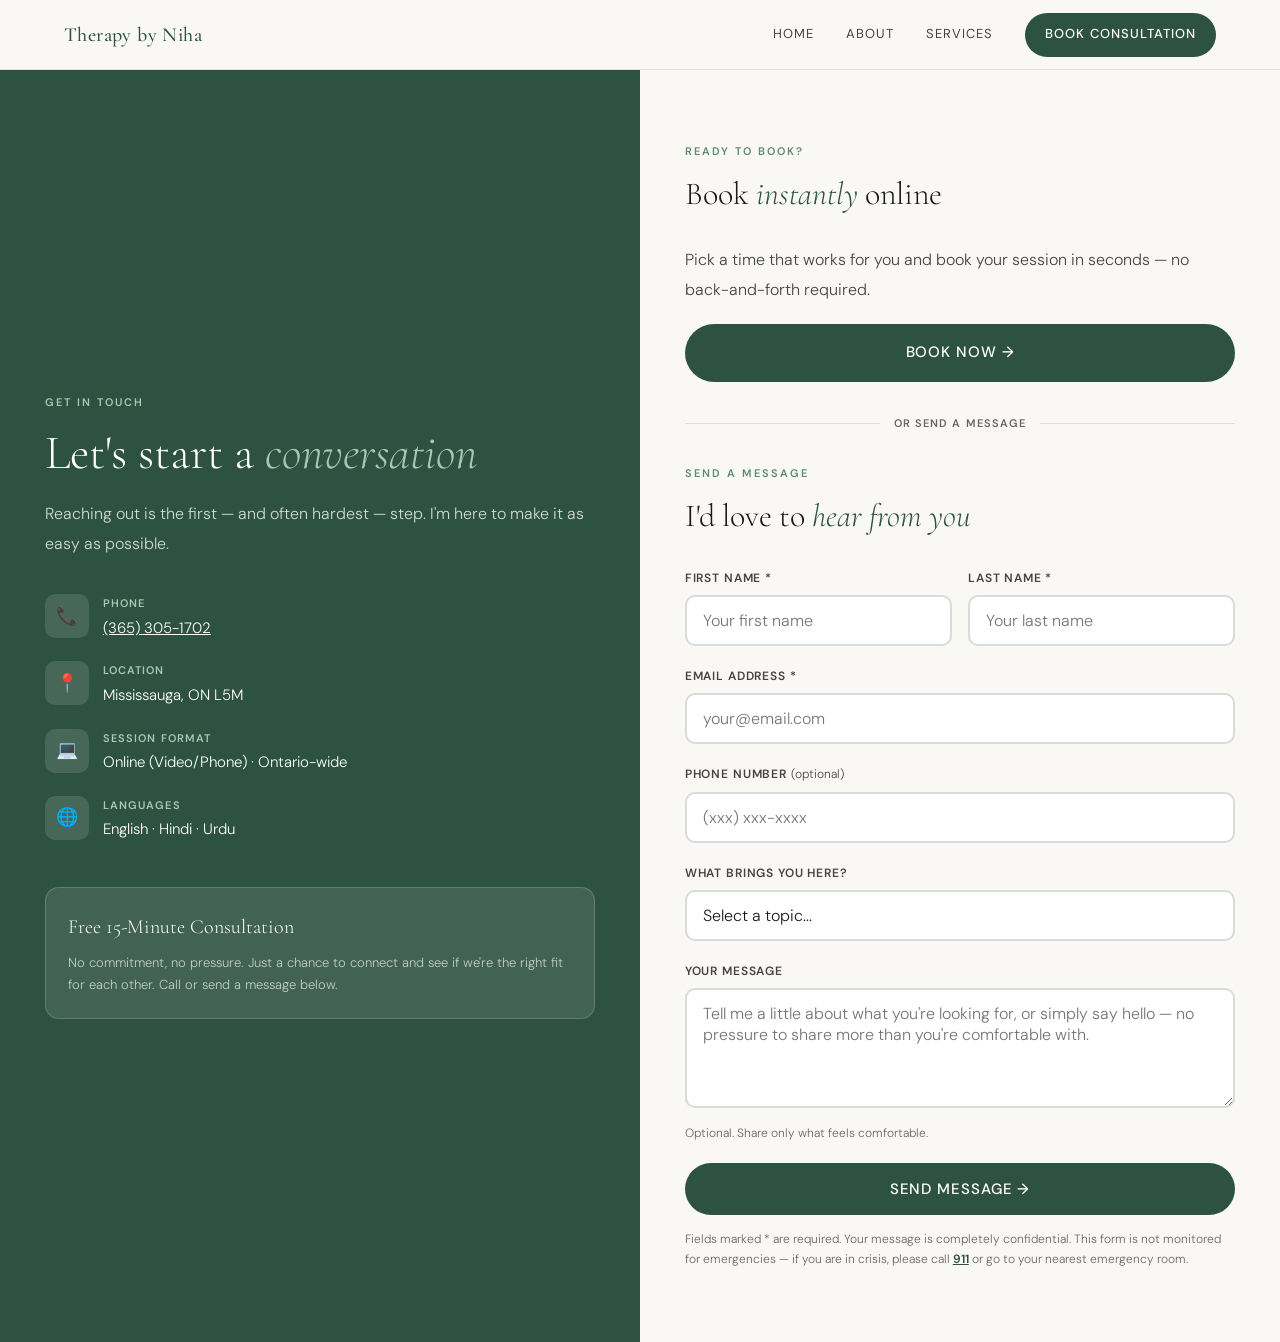
<file: contact.html>
<!DOCTYPE html>
<html lang="en">
<head>
<meta charset="UTF-8">
<script>document.documentElement.classList.add('js');</script>
<meta name="viewport" content="width=device-width, initial-scale=1.0">
<title>Contact &amp; Book | Therapy by Niha</title>
<meta name="description" content="Book a free 15-minute consultation with Niha Idrees, Registered Psychotherapist. Call (365) 305-1702 or send a message online. Ontario-wide online sessions.">
<link href="https://fonts.googleapis.com/css2?family=Cormorant+Garamond:ital,wght@0,300;0,400;0,500;0,600;1,300;1,400&family=DM+Sans:wght@300;400;500&display=swap" rel="stylesheet">
<link rel="icon" type="image/svg+xml" href="favicon.svg">
<link rel="stylesheet" href="style.css">
<style>
  .contact-layout {
    display: grid; grid-template-columns: 1fr 1fr;
    min-height: calc(100vh - 70px);
  }

  .contact-left {
    background: var(--sage-deep); padding: 72px 7%;
    display: flex; flex-direction: column; justify-content: center; color: white;
  }

  .contact-left .section-eyebrow { color: var(--sage-light); }
  .contact-left .section-title { color: white; margin-bottom: 16px; }
  .contact-left .section-body { color: rgba(255,255,255,0.78); max-width: 100%; }

  .contact-detail { display: flex; align-items: flex-start; gap: 14px; margin-top: 36px; }
  .contact-detail + .contact-detail { margin-top: 20px; }

  .contact-detail-icon {
    width: 44px; height: 44px; min-width: 44px;
    background: rgba(255,255,255,0.12); border-radius: 10px;
    display: flex; align-items: center; justify-content: center;
    font-size: 18px;
  }

  .contact-detail-label { font-size: 11px; letter-spacing: 0.1em; text-transform: uppercase; color: var(--sage-light); margin-bottom: 3px; font-weight: 600; }
  .contact-detail-value { font-size: 15px; color: white; font-weight: 300; }
  .contact-detail-value a { color: white; text-decoration: underline; }
  .contact-detail-value a:hover { color: var(--gold-light); }

  .free-consult-banner {
    background: rgba(255,255,255,0.1); border: 1px solid rgba(255,255,255,0.18);
    border-radius: 14px; padding: 22px; margin-top: 44px;
  }

  .banner-title { font-family: 'Cormorant Garamond', serif; font-size: 20px; font-weight: 300; margin-bottom: 8px; color: white; }
  .banner-body { font-size: 13px; color: rgba(255,255,255,0.68); font-weight: 300; line-height: 1.7; }

  .contact-right {
    padding: 72px 7%; display: flex; flex-direction: column;
    justify-content: center; background: var(--warm-white);
  }

  .form-eyebrow { font-size: 11px; letter-spacing: 0.18em; text-transform: uppercase; color: var(--sage); margin-bottom: 14px; font-weight: 600; }
  .form-title { font-family: 'Cormorant Garamond', serif; font-size: clamp(24px, 3vw, 32px); font-weight: 300; margin-bottom: 32px; line-height: 1.2; color: var(--text-dark); }
  .form-title em { font-style: italic; color: var(--sage-deep); }

  .form-group { margin-bottom: 20px; }

  .form-label { display: block; font-size: 12px; letter-spacing: 0.07em; text-transform: uppercase; color: var(--text-mid); margin-bottom: 7px; font-weight: 600; }

  /* Error state */
  .form-input.error, .form-select.error, .form-textarea.error { border-color: #C0392B; }
  .field-error { font-size: 12px; color: #C0392B; margin-top: 5px; display: none; }
  .field-error.show { display: block; }

  .form-input, .form-select, .form-textarea {
    width: 100%; padding: 13px 16px;
    border: 2px solid rgba(45,82,65,0.2);
    border-radius: 10px; font-family: 'DM Sans', sans-serif;
    font-size: 16px; /* 16px prevents iOS auto-zoom */
    font-weight: 300; color: var(--text-dark);
    background: white; transition: border-color 0.2s; outline: none;
    appearance: none; -webkit-appearance: none;
    min-height: 48px;
  }

  .form-input:focus, .form-select:focus, .form-textarea:focus { border-color: var(--sage-deep); }
  .form-textarea { resize: vertical; min-height: 120px; }
  .form-grid { display: grid; grid-template-columns: 1fr 1fr; gap: 16px; }

  .form-note { font-size: 12px; color: var(--text-light); margin-top: 14px; font-weight: 300; line-height: 1.7; }

  .form-submit { width: 100%; font-size: 15px; padding: 16px; min-height: 52px; border: none; cursor: pointer; }

  .form-success {
    display: none;
    background: var(--sage-pale); border: 1px solid var(--sage-light); border-radius: 16px; padding: 40px 28px; text-align: center;
    opacity: 0; transform: translateY(8px);
    transition: opacity 250ms var(--ease-out), transform 250ms var(--ease-out);
  }
  .form-success.show { display: block; }
  .form-success.show.is-visible { opacity: 1; transform: translateY(0); }

  #contact-form-wrap { transition: opacity 200ms var(--ease-out), transform 200ms var(--ease-out); }
  #contact-form-wrap.fading-out { opacity: 0; transform: translateY(-8px); }

  .form-success-icon { font-size: 44px; margin-bottom: 16px; }
  .form-success-title { font-family: 'Cormorant Garamond', serif; font-size: 26px; font-weight: 300; color: var(--sage-deep); margin-bottom: 10px; }
  .form-success-body { font-size: 15px; color: var(--text-mid); font-weight: 300; line-height: 1.7; margin-bottom: 28px; }

  /* Live error announcement */
  .sr-only { position: absolute; width: 1px; height: 1px; padding: 0; margin: -1px; overflow: hidden; clip: rect(0,0,0,0); white-space: nowrap; border: 0; }

  /* ── BOOK NOW CTA + DIVIDER ── */
  .booking-cta { margin-bottom: 32px; }
  .booking-cta .section-body { margin-bottom: 20px; }

  .or-divider {
    display: flex; align-items: center; gap: 14px;
    margin: 0 0 32px; color: var(--text-light);
    font-size: 11px; letter-spacing: 0.1em; text-transform: uppercase; font-weight: 600;
  }
  .or-divider::before, .or-divider::after {
    content: ''; flex: 1; height: 1px; background: rgba(45,82,65,0.15);
  }

  @media (max-width: 900px) {
    .contact-layout { grid-template-columns: 1fr; }
    .contact-left { padding: 56px 6%; }
    .contact-right { padding: 56px 6%; }
    .form-grid { grid-template-columns: 1fr; }
  }

  @media (max-width: 600px) {
    .contact-left { padding: 48px 5%; }
    .contact-right { padding: 48px 5%; }
  }
</style>
</head>
<body>

<a href="#main-content" class="skip-link">Skip to main content</a>

<nav aria-label="Main navigation">
  <a href="index.html" class="nav-brand" aria-label="Therapy by Niha – home">Therapy by Niha</a>
  <button class="nav-toggle" aria-expanded="false" aria-controls="nav-menu" aria-label="Toggle navigation menu" onclick="toggleNav(this)">☰</button>
  <ul class="nav-links" id="nav-menu" role="list">
    <li><a href="index.html">Home</a></li>
    <li><a href="about.html">About</a></li>
    <li><a href="services.html">Services</a></li>
    <li><a href="contact.html" class="nav-cta active" aria-current="page">Book Consultation</a></li>
  </ul>
</nav>

<div class="page-wrap">
  <main id="main-content">
    <div class="contact-layout">

      <section class="contact-left animate-1" aria-labelledby="contact-info-heading">
        <p class="section-eyebrow">Get In Touch</p>
        <h1 class="section-title" id="contact-info-heading">Let's start a <em style="color:var(--sage-light);">conversation</em></h1>
        <p class="section-body">Reaching out is the first — and often hardest — step. I'm here to make it as easy as possible.</p>

        <div class="contact-detail">
          <div class="contact-detail-icon" aria-hidden="true">📞</div>
          <div>
            <div class="contact-detail-label">Phone</div>
            <div class="contact-detail-value"><a href="tel:+13653051702">(365) 305-1702</a></div>
          </div>
        </div>

        <div class="contact-detail">
          <div class="contact-detail-icon" aria-hidden="true">📍</div>
          <div>
            <div class="contact-detail-label">Location</div>
            <div class="contact-detail-value">Mississauga, ON L5M</div>
          </div>
        </div>

        <div class="contact-detail">
          <div class="contact-detail-icon" aria-hidden="true">💻</div>
          <div>
            <div class="contact-detail-label">Session Format</div>
            <div class="contact-detail-value">Online (Video/Phone) · Ontario-wide</div>
          </div>
        </div>

        <div class="contact-detail">
          <div class="contact-detail-icon" aria-hidden="true">🌐</div>
          <div>
            <div class="contact-detail-label">Languages</div>
            <div class="contact-detail-value">English · Hindi · Urdu</div>
          </div>
        </div>

        <div class="free-consult-banner" role="note">
          <div class="banner-title">Free 15-Minute Consultation</div>
          <p class="banner-body">No commitment, no pressure. Just a chance to connect and see if we're the right fit for each other. Call or send a message below.</p>
        </div>
      </section>

      <section class="contact-right animate-2" aria-labelledby="form-heading">
        <div id="contact-form-wrap">
          <div class="booking-cta">
            <p class="form-eyebrow">Ready to Book?</p>
            <h2 class="form-title">Book <em>instantly</em> online</h2>
            <p class="section-body">Pick a time that works for you and book your session in seconds — no back-and-forth required.</p>
            <a href="https://willow.sulosystems.com/book/niha-idrees" class="btn-primary form-submit" target="_blank" rel="noopener noreferrer">Book Now →</a>
          </div>

          <div class="or-divider" role="separator">or send a message</div>

          <p class="form-eyebrow">Send a Message</p>
          <h2 class="form-title" id="form-heading">I'd love to <em>hear from you</em></h2>

          <!-- Live region for screen reader announcements -->
          <div aria-live="polite" aria-atomic="true" class="sr-only" id="form-announcer"></div>

          <!-- ✏️ REPLACE the action URL below with your Formspree URL, e.g. https://formspree.io/f/xyzabc12 -->
          <form id="contact-form" action="https://formspree.io/f/REPLACE_WITH_YOUR_ID" method="POST" novalidate>
            <!-- Honeypot field: hidden from users, catches bots (Formspree reads this automatically) -->
            <input type="text" name="_gotcha" style="display:none" tabindex="-1" autocomplete="off">
            <div class="form-grid">
              <div class="form-group">
                <label class="form-label" for="f-fname">First Name <span aria-hidden="true">*</span></label>
                <input type="text" class="form-input" id="f-fname" name="firstName" placeholder="Your first name" autocomplete="given-name" required aria-required="true" aria-describedby="fname-error">
                <div class="field-error" id="fname-error" role="alert">Please enter your first name.</div>
              </div>
              <div class="form-group">
                <label class="form-label" for="f-lname">Last Name <span aria-hidden="true">*</span></label>
                <input type="text" class="form-input" id="f-lname" name="lastName" placeholder="Your last name" autocomplete="family-name" required aria-required="true" aria-describedby="lname-error">
                <div class="field-error" id="lname-error" role="alert">Please enter your last name.</div>
              </div>
            </div>

            <div class="form-group">
              <label class="form-label" for="f-email">Email Address <span aria-hidden="true">*</span></label>
              <input type="email" class="form-input" id="f-email" name="email" placeholder="your@email.com" autocomplete="email" required aria-required="true" aria-describedby="email-error">
              <div class="field-error" id="email-error" role="alert">Please enter a valid email address.</div>
            </div>

            <div class="form-group">
              <label class="form-label" for="f-phone">Phone Number <span style="font-weight:300; text-transform:none; letter-spacing:0;">(optional)</span></label>
              <input type="tel" class="form-input" id="f-phone" name="phone" placeholder="(xxx) xxx-xxxx" autocomplete="tel">
            </div>

            <div class="form-group">
              <label class="form-label" for="f-topic">What brings you here?</label>
              <select class="form-select" id="f-topic" name="topic" autocomplete="off">
                <option value="">Select a topic...</option>
                <option value="anxiety">Anxiety or Stress</option>
                <option value="identity">Cultural Identity</option>
                <option value="selfesteem">Self-Esteem</option>
                <option value="relationships">Family or Relationships</option>
                <option value="transitions">Life Transitions</option>
                <option value="depression">Depression or Grief</option>
                <option value="addiction">Addiction or Substance Use</option>
                <option value="trauma">Trauma</option>
                <option value="other">Other</option>
              </select>
            </div>

            <div class="form-group">
              <label class="form-label" for="f-message">Your Message</label>
              <textarea class="form-textarea" id="f-message" name="message" placeholder="Tell me a little about what you're looking for, or simply say hello — no pressure to share more than you're comfortable with." aria-describedby="message-hint"></textarea>
              <p id="message-hint" class="form-note" style="margin-top:6px;">Optional. Share only what feels comfortable.</p>
            </div>

            <button type="submit" class="btn-primary form-submit">Send Message →</button>
            <p class="form-note">
              Fields marked <span aria-hidden="true">*</span><span class="sr-only">with an asterisk</span> are required.
              Your message is completely confidential. This form is not monitored for emergencies —
              if you are in crisis, please call <a href="tel:911" style="color:var(--sage-deep); font-weight:600;">911</a> or go to your nearest emergency room.
            </p>
          </form>
        </div>

        <div class="form-success" id="form-success" role="alert" aria-live="assertive">
          <div class="form-success-icon" aria-hidden="true">🌿</div>
          <h2 class="form-success-title">Thank you for reaching out</h2>
          <p class="form-success-body">Your message has been received. Niha will be in touch within 1–2 business days. In the meantime, remember: reaching out was an act of courage.</p>
          <a href="index.html" class="btn-primary">Return Home</a>
        </div>
      </section>

    </div>
  </main>
</div>

<script src="script.js"></script>
<script>
  // ── FORM VALIDATION + FORMSPREE SUBMISSION ──
  const form = document.getElementById('contact-form');
  const submitBtn = form.querySelector('button[type="submit"]');

  const validationRules = [
    { id: 'f-fname', errorId: 'fname-error', validate: v => v.trim().length > 0 },
    { id: 'f-lname', errorId: 'lname-error', validate: v => v.trim().length > 0 },
    { id: 'f-email', errorId: 'email-error', validate: v => /^[^\s@]+@[^\s@]+\.[^\s@]+$/.test(v.trim()) },
  ];

  // Clear errors as user types
  validationRules.forEach(f => {
    document.getElementById(f.id).addEventListener('input', function() {
      this.classList.remove('error');
      document.getElementById(f.errorId).classList.remove('show');
      this.setAttribute('aria-invalid', 'false');
    });
  });

  form.addEventListener('submit', async function(e) {
    e.preventDefault();

    // 1. Client-side validation
    let valid = true;
    validationRules.forEach(f => {
      const input = document.getElementById(f.id);
      const error = document.getElementById(f.errorId);
      if (!f.validate(input.value)) {
        input.classList.add('error');
        error.classList.add('show');
        input.setAttribute('aria-invalid', 'true');
        valid = false;
      } else {
        input.classList.remove('error');
        error.classList.remove('show');
        input.setAttribute('aria-invalid', 'false');
      }
    });

    if (!valid) {
      document.getElementById('form-announcer').textContent = 'Please fix the errors in the form before submitting.';
      const firstError = document.querySelector('.form-input.error');
      if (firstError) firstError.focus();
      return;
    }

    // 2. Submit to Formspree via fetch (keeps user on page, shows our own success UI)
    submitBtn.textContent = 'Sending…';
    submitBtn.disabled = true;

    try {
      const response = await fetch(form.action, {
        method: 'POST',
        body: new FormData(form),
        headers: { 'Accept': 'application/json' }
      });

      if (response.ok) {
        // Cross-fade: form fades up and out, then success message fades up and in.
        const formWrap = document.getElementById('contact-form-wrap');
        const success = document.getElementById('form-success');
        formWrap.classList.add('fading-out');
        setTimeout(() => {
          formWrap.style.display = 'none';
          success.classList.add('show');
          requestAnimationFrame(() => {
            requestAnimationFrame(() => {
              success.classList.add('is-visible');
              success.focus();
            });
          });
        }, 200);
      } else {
        // Formspree returned an error
        const data = await response.json();
        const msg = (data.errors && data.errors.map(err => err.message).join(', ')) || 'Something went wrong. Please try again or call directly.';
        document.getElementById('form-announcer').textContent = msg;
        submitBtn.textContent = 'Send Message →';
        submitBtn.disabled = false;
      }
    } catch (err) {
      // Network error
      document.getElementById('form-announcer').textContent = 'Unable to send — please check your connection or call us directly at (365) 305-1702.';
      submitBtn.textContent = 'Send Message →';
      submitBtn.disabled = false;
    }
  });
</script>
</body>
</html>
</file>
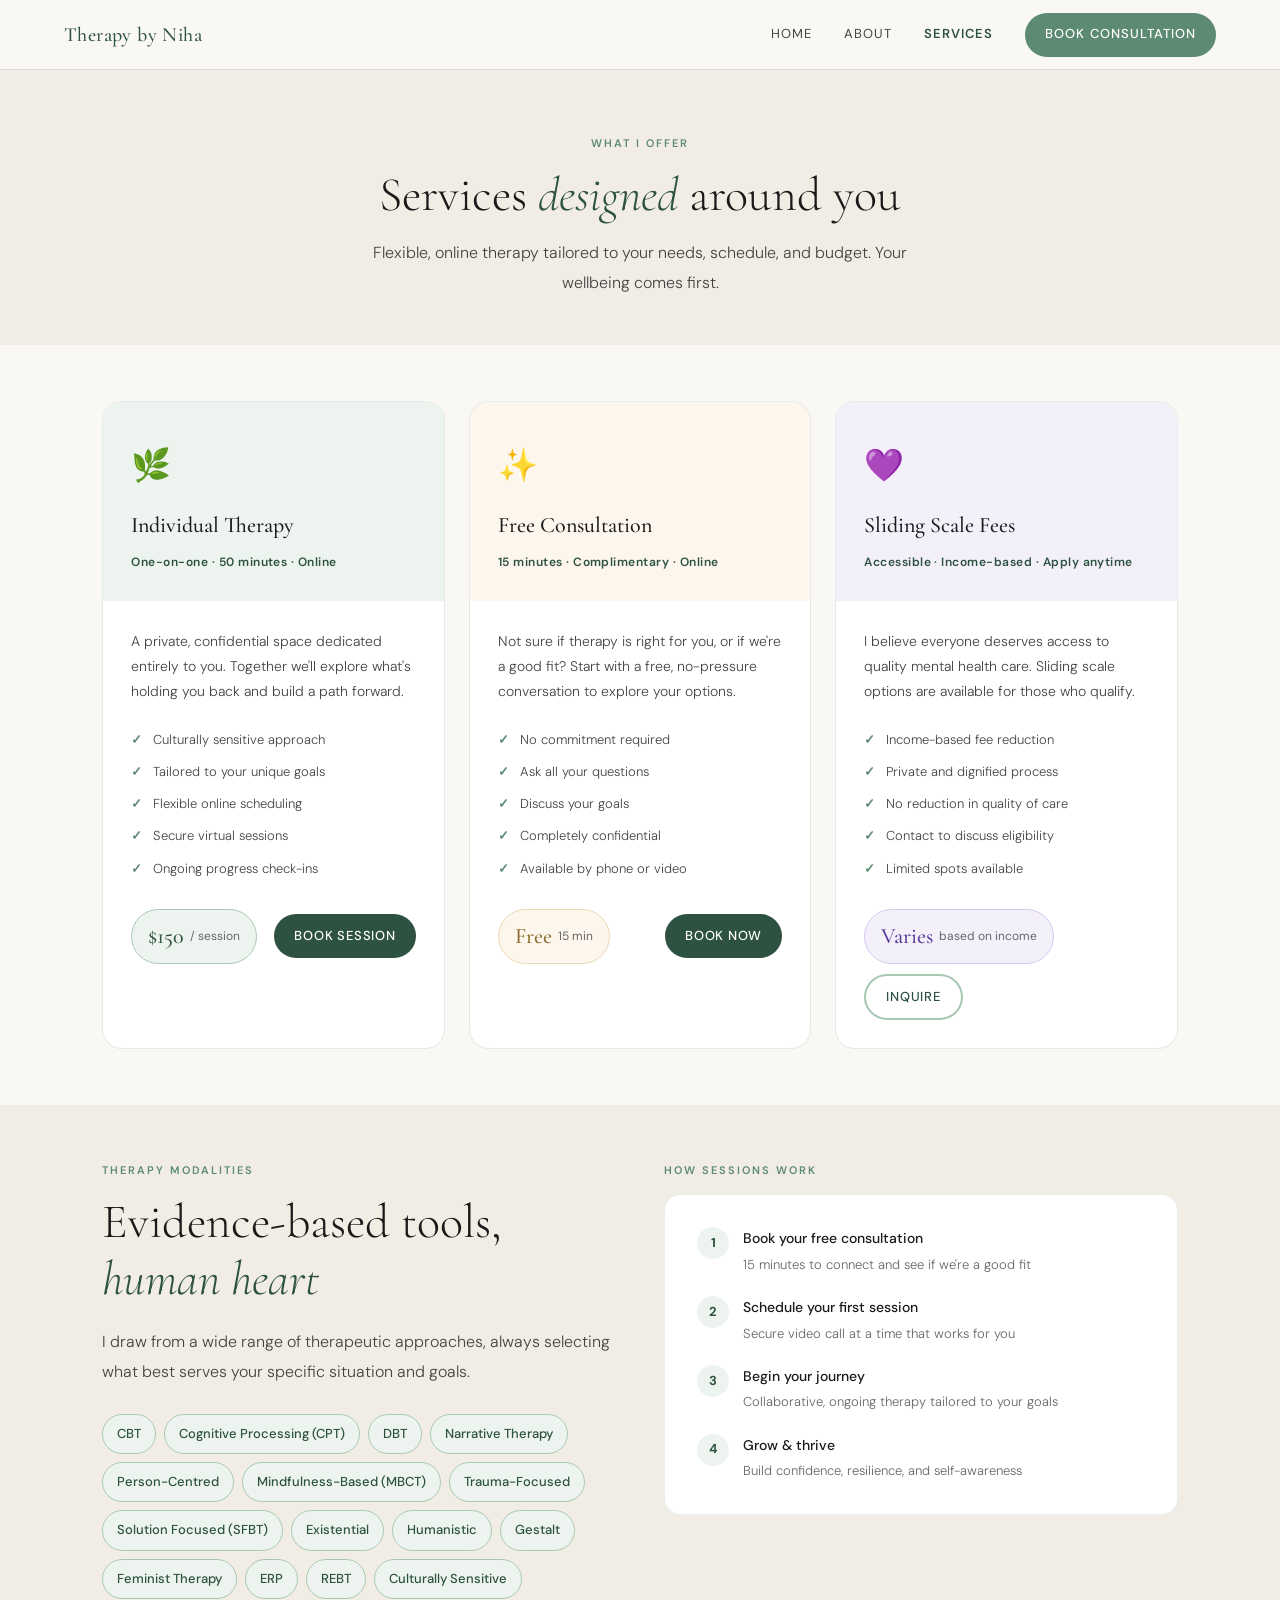
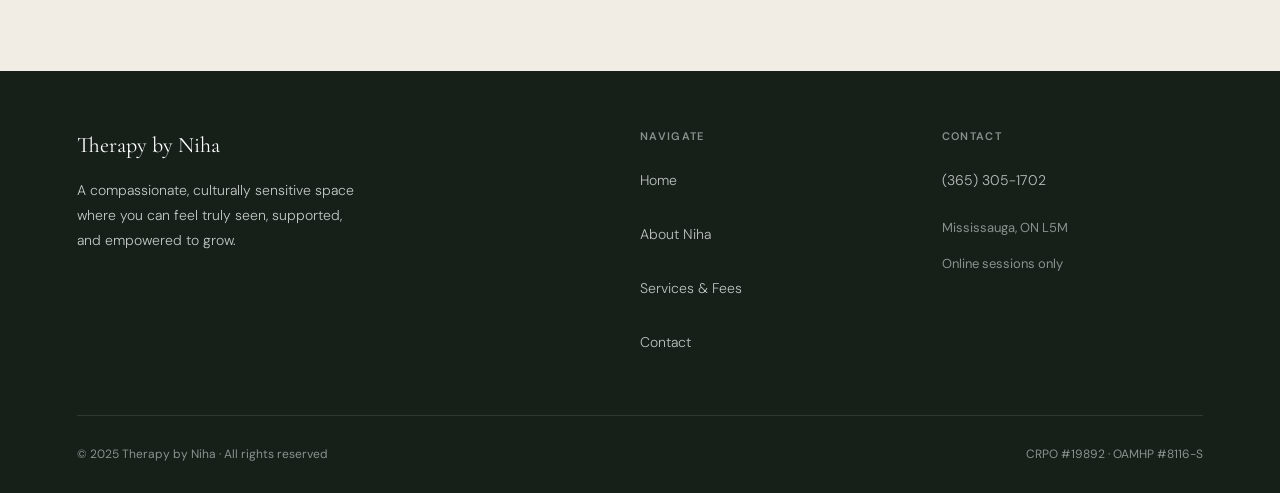
<file: services.html>
<!DOCTYPE html>
<html lang="en">
<head>
<meta charset="UTF-8">
<script>document.documentElement.classList.add('js');</script>
<meta name="viewport" content="width=device-width, initial-scale=1.0">
<title>Services &amp; Fees | Therapy by Niha</title>
<meta name="description" content="Individual therapy at $150/session, free 15-minute consultations, and sliding scale fees. Online therapy available across Ontario.">
<link href="https://fonts.googleapis.com/css2?family=Cormorant+Garamond:ital,wght@0,300;0,400;0,500;0,600;1,300;1,400&family=DM+Sans:wght@300;400;500&display=swap" rel="stylesheet">
<link rel="icon" type="image/svg+xml" href="favicon.svg">
<link rel="stylesheet" href="style.css">
<style>
  .services-hero { background: var(--warm-cream); padding: 64px 8% 48px; text-align: center; }
  .services-hero .section-body { margin: 0 auto; }

  .services-grid {
    display: grid; grid-template-columns: repeat(3, 1fr);
    gap: 24px; padding: 56px 8%;
  }

  .service-card { background: white; border: 1px solid rgba(45,82,65,0.12); border-radius: 20px; overflow: hidden; transition: transform 0.3s, box-shadow 0.3s; }
  @media (hover: hover) and (pointer: fine) {
    .service-card:hover { transform: translateY(-5px); box-shadow: 0 16px 40px rgba(45,82,65,0.1); }
  }

  .service-card-top { background: var(--sage-pale); padding: 36px 28px 28px; }
  .service-card-icon { font-size: 32px; margin-bottom: 14px; display: block; }
  .service-card-title { font-family: 'Cormorant Garamond', serif; font-size: 22px; font-weight: 500; color: var(--text-dark); margin-bottom: 8px; }
  .service-card-subtitle { font-size: 12px; color: var(--sage-deep); font-weight: 600; letter-spacing: 0.04em; }

  .service-card-body { padding: 28px; }
  .service-card-desc { font-size: 14px; color: var(--text-mid); line-height: 1.8; font-weight: 300; margin-bottom: 20px; }

  .service-features { list-style: none; margin-bottom: 24px; }
  .service-features li { font-size: 13px; color: var(--text-mid); padding: 5px 0 5px 22px; position: relative; font-weight: 300; }
  .service-features li::before { content: '✓'; position: absolute; left: 0; color: var(--sage); font-weight: 700; }

  .fee-row { display: flex; align-items: center; justify-content: space-between; flex-wrap: wrap; gap: 10px; }

  .fee-tag { display: inline-flex; align-items: center; gap: 6px; background: var(--sage-pale); border: 1px solid var(--sage-light); border-radius: 100px; padding: 8px 16px; }
  .fee-amount { font-family: 'Cormorant Garamond', serif; font-size: 22px; font-weight: 500; color: var(--sage-deep); }
  .fee-label { font-size: 12px; color: var(--text-light); }

  .modalities-section { padding: 56px 8% 72px; background: var(--warm-cream); }
  .modalities-layout { display: grid; grid-template-columns: 1fr 1fr; gap: 48px; align-items: start; }

  .how-card { background: white; border-radius: 16px; padding: 32px; border: 1px solid rgba(45,82,65,0.1); }
  .how-step { display: flex; gap: 14px; align-items: flex-start; margin-bottom: 20px; }
  .how-step:last-child { margin-bottom: 0; }
  .step-num { width: 32px; height: 32px; min-width: 32px; background: var(--sage-pale); border-radius: 50%; display: flex; align-items: center; justify-content: center; font-size: 13px; font-weight: 700; color: var(--sage-deep); }
  .step-title { font-size: 14px; font-weight: 500; color: var(--text-dark); margin-bottom: 3px; }
  .step-desc { font-size: 13px; color: var(--text-light); font-weight: 300; }

  @media (max-width: 900px) {
    .services-grid { grid-template-columns: 1fr; padding: 40px 6%; }
    .modalities-layout { grid-template-columns: 1fr; gap: 36px; }
    .modalities-section { padding: 48px 6% 56px; }
  }

  @media (max-width: 600px) {
    .services-hero { padding: 48px 5% 36px; }
    .fee-row { flex-direction: column; align-items: flex-start; }
    .fee-row .btn-primary, .fee-row .btn-secondary { width: 100%; }
  }
</style>
</head>
<body>

<a href="#main-content" class="skip-link">Skip to main content</a>

<nav aria-label="Main navigation">
  <a href="index.html" class="nav-brand" aria-label="Therapy by Niha – home">Therapy by Niha</a>
  <button class="nav-toggle" aria-expanded="false" aria-controls="nav-menu" aria-label="Toggle navigation menu" onclick="toggleNav(this)">☰</button>
  <ul class="nav-links" id="nav-menu" role="list">
    <li><a href="index.html">Home</a></li>
    <li><a href="about.html">About</a></li>
    <li><a href="services.html" class="active" aria-current="page">Services</a></li>
    <li><a href="contact.html" class="nav-cta">Book Consultation</a></li>
  </ul>
</nav>

<div class="page-wrap">
  <main id="main-content">

    <section class="services-hero" aria-labelledby="services-heading">
      <p class="section-eyebrow animate-1">What I Offer</p>
      <h1 class="section-title animate-2" id="services-heading" style="max-width:560px; margin:0 auto 14px;">Services <em>designed</em> around you</h1>
      <p class="section-body animate-3">Flexible, online therapy tailored to your needs, schedule, and budget. Your wellbeing comes first.</p>
    </section>

    <div class="services-grid reveal" role="list">

      <article class="service-card" role="listitem">
        <div class="service-card-top">
          <span class="service-card-icon" aria-hidden="true">🌿</span>
          <h2 class="service-card-title">Individual Therapy</h2>
          <p class="service-card-subtitle">One-on-one · 50 minutes · Online</p>
        </div>
        <div class="service-card-body">
          <p class="service-card-desc">A private, confidential space dedicated entirely to you. Together we'll explore what's holding you back and build a path forward.</p>
          <ul class="service-features" aria-label="Individual therapy features">
            <li>Culturally sensitive approach</li>
            <li>Tailored to your unique goals</li>
            <li>Flexible online scheduling</li>
            <li>Secure virtual sessions</li>
            <li>Ongoing progress check-ins</li>
          </ul>
          <div class="fee-row">
            <div class="fee-tag" aria-label="Fee: $150 per session">
              <span class="fee-amount">$150</span>
              <span class="fee-label">/ session</span>
            </div>
            <a href="contact.html" class="btn-primary" style="font-size:13px; padding:11px 20px;">Book Session</a>
          </div>
        </div>
      </article>

      <article class="service-card" role="listitem">
        <div class="service-card-top" style="background:#FDF6ED;">
          <span class="service-card-icon" aria-hidden="true">✨</span>
          <h2 class="service-card-title">Free Consultation</h2>
          <p class="service-card-subtitle">15 minutes · Complimentary · Online</p>
        </div>
        <div class="service-card-body">
          <p class="service-card-desc">Not sure if therapy is right for you, or if we're a good fit? Start with a free, no-pressure conversation to explore your options.</p>
          <ul class="service-features" aria-label="Free consultation features">
            <li>No commitment required</li>
            <li>Ask all your questions</li>
            <li>Discuss your goals</li>
            <li>Completely confidential</li>
            <li>Available by phone or video</li>
          </ul>
          <div class="fee-row">
            <div class="fee-tag" style="background:#FDF6ED; border-color:#EAD9B4;" aria-label="Fee: Free, 15 minutes">
              <span class="fee-amount" style="color:var(--gold);">Free</span>
              <span class="fee-label">15 min</span>
            </div>
            <a href="contact.html" class="btn-primary" style="font-size:13px; padding:11px 20px;">Book Now</a>
          </div>
        </div>
      </article>

      <article class="service-card" role="listitem">
        <div class="service-card-top" style="background:#F4F0FA;">
          <span class="service-card-icon" aria-hidden="true">💜</span>
          <h2 class="service-card-title">Sliding Scale Fees</h2>
          <p class="service-card-subtitle">Accessible · Income-based · Apply anytime</p>
        </div>
        <div class="service-card-body">
          <p class="service-card-desc">I believe everyone deserves access to quality mental health care. Sliding scale options are available for those who qualify.</p>
          <ul class="service-features" aria-label="Sliding scale features">
            <li>Income-based fee reduction</li>
            <li>Private and dignified process</li>
            <li>No reduction in quality of care</li>
            <li>Contact to discuss eligibility</li>
            <li>Limited spots available</li>
          </ul>
          <div class="fee-row">
            <div class="fee-tag" style="background:#F4F0FA; border-color:#D4C8F0;" aria-label="Fee varies based on income">
              <span class="fee-amount" style="color:#5A3B9A;">Varies</span>
              <span class="fee-label">based on income</span>
            </div>
            <a href="contact.html" class="btn-secondary" style="font-size:13px; padding:10px 20px;">Inquire</a>
          </div>
        </div>
      </article>

    </div>

    <section class="modalities-section" aria-labelledby="modalities-heading">
      <div class="modalities-layout reveal">
        <div>
          <p class="section-eyebrow">Therapy Modalities</p>
          <h2 class="section-title" id="modalities-heading">Evidence-based tools, <em>human heart</em></h2>
          <p class="section-body" style="margin-bottom:24px;">I draw from a wide range of therapeutic approaches, always selecting what best serves your specific situation and goals.</p>
          <div class="approach-tags" aria-label="Therapy modalities">
            <span class="approach-tag">CBT</span>
            <span class="approach-tag">Cognitive Processing (CPT)</span>
            <span class="approach-tag">DBT</span>
            <span class="approach-tag">Narrative Therapy</span>
            <span class="approach-tag">Person-Centred</span>
            <span class="approach-tag">Mindfulness-Based (MBCT)</span>
            <span class="approach-tag">Trauma-Focused</span>
            <span class="approach-tag">Solution Focused (SFBT)</span>
            <span class="approach-tag">Existential</span>
            <span class="approach-tag">Humanistic</span>
            <span class="approach-tag">Gestalt</span>
            <span class="approach-tag">Feminist Therapy</span>
            <span class="approach-tag">ERP</span>
            <span class="approach-tag">REBT</span>
            <span class="approach-tag">Culturally Sensitive</span>
          </div>
        </div>
        <div>
          <p class="section-eyebrow">How Sessions Work</p>
          <div class="how-card" role="list">
            <div class="how-step" role="listitem">
              <div class="step-num" aria-hidden="true">1</div>
              <div>
                <div class="step-title">Book your free consultation</div>
                <div class="step-desc">15 minutes to connect and see if we're a good fit</div>
              </div>
            </div>
            <div class="how-step" role="listitem">
              <div class="step-num" aria-hidden="true">2</div>
              <div>
                <div class="step-title">Schedule your first session</div>
                <div class="step-desc">Secure video call at a time that works for you</div>
              </div>
            </div>
            <div class="how-step" role="listitem">
              <div class="step-num" aria-hidden="true">3</div>
              <div>
                <div class="step-title">Begin your journey</div>
                <div class="step-desc">Collaborative, ongoing therapy tailored to your goals</div>
              </div>
            </div>
            <div class="how-step" role="listitem">
              <div class="step-num" aria-hidden="true">4</div>
              <div>
                <div class="step-title">Grow &amp; thrive</div>
                <div class="step-desc">Build confidence, resilience, and self-awareness</div>
              </div>
            </div>
          </div>
        </div>
      </div>
    </section>

  </main>

  <footer>
    <div class="footer-grid">
      <div>
        <div class="footer-brand">Therapy by Niha</div>
        <p class="footer-tagline">A compassionate, culturally sensitive space where you can feel truly seen, supported, and empowered to grow.</p>
      </div>
      <div>
        <p class="footer-col-title">Navigate</p>
        <ul class="footer-links" role="list">
          <li><a href="index.html">Home</a></li>
          <li><a href="about.html">About Niha</a></li>
          <li><a href="services.html">Services &amp; Fees</a></li>
          <li><a href="contact.html">Contact</a></li>
        </ul>
      </div>
      <div>
        <p class="footer-col-title">Contact</p>
        <ul class="footer-links" role="list">
          <li><a href="tel:+13653051702">(365) 305-1702</a></li>
          <li style="color:rgba(255,255,255,0.5); font-size:13px; padding: 4px 0;">Mississauga, ON L5M</li>
          <li style="color:rgba(255,255,255,0.5); font-size:13px;">Online sessions only</li>
        </ul>
      </div>
    </div>
    <div class="footer-bottom">
      <span>© 2025 Therapy by Niha · All rights reserved</span>
      <span>CRPO #19892 · OAMHP #8116-S</span>
    </div>
  </footer>
</div>

<script src="script.js"></script>
</body>
</html>
</file>
<file: style.css>
/* ═══════════════════════════════════════════════
   THERAPY BY NIHA — SHARED STYLESHEET
   Mobile-first | WCAG 2.1 AA compliant
   ═══════════════════════════════════════════════ */

*, *::before, *::after { box-sizing: border-box; margin: 0; padding: 0; }

:root {
  /* Colours — all text/bg combos verified ≥ 4.5:1 contrast ratio */
  --sage: #5C8A72;          /* on white: 4.6:1 ✓ */
  --sage-light: #A8C8B4;
  --sage-pale: #EDF4EF;
  --sage-deep: #2D5241;     /* on white: 8.1:1 ✓ */
  --warm-white: #FAF8F4;
  --warm-cream: #F2EDE4;
  --text-dark: #1A1A1A;     /* on white: 16.1:1 ✓ */
  --text-mid: #444444;      /* on white: 9.7:1 ✓ */
  --text-light: #666666;    /* on white: 5.7:1 ✓ */
  --gold: #8A6B2A;          /* on white: 5.1:1 ✓ */
  --gold-light: #EAD9B4;
  --focus-ring: #2D5241;

  /* Motion */
  --ease-out: cubic-bezier(0.23, 1, 0.32, 1);
  --ease-in-out: cubic-bezier(0.77, 0, 0.175, 1);
}

/* ── SKIP LINK (WCAG 2.4.1) ── */
.skip-link {
  position: absolute;
  top: -100px;
  left: 16px;
  background: var(--sage-deep);
  color: white;
  padding: 12px 20px;
  border-radius: 0 0 8px 8px;
  font-size: 14px;
  font-weight: 500;
  text-decoration: none;
  z-index: 9999;
  transition: top 0.2s;
}
.skip-link:focus { top: 0; }

html { scroll-behavior: smooth; }

body {
  font-family: 'DM Sans', sans-serif;
  background: var(--warm-white);
  color: var(--text-dark);
  line-height: 1.7;
  font-size: 16px;
  -webkit-text-size-adjust: 100%;
}

/* ── FOCUS STYLES (WCAG 2.4.7) ── */
:focus-visible {
  outline: 3px solid var(--focus-ring);
  outline-offset: 3px;
  border-radius: 4px;
}

/* ── NAV ── */
nav {
  position: fixed; top: 0; left: 0; right: 0; z-index: 100;
  background: rgba(250,248,244,0.97);
  backdrop-filter: blur(12px);
  border-bottom: 1px solid rgba(45,82,65,0.15);
  padding: 0 5%;
  display: flex; align-items: center; justify-content: space-between;
  height: 70px;
}

.nav-brand {
  font-family: 'Cormorant Garamond', serif;
  font-size: 20px;
  font-weight: 500;
  letter-spacing: 0.02em;
  color: var(--sage-deep);
  text-decoration: none;
}

/* Hamburger button — mobile only */
.nav-toggle {
  display: none;
  background: none;
  border: 2px solid var(--sage-deep);
  border-radius: 6px;
  padding: 6px 10px;
  cursor: pointer;
  color: var(--sage-deep);
  font-size: 18px;
  line-height: 1;
  min-width: 44px; min-height: 44px; /* WCAG 2.5.5 touch target */
  align-items: center; justify-content: center;
}

.nav-links {
  display: flex; gap: 32px; list-style: none; align-items: center;
}

.nav-links a {
  font-size: 13px; font-weight: 400;
  letter-spacing: 0.08em; text-transform: uppercase;
  color: var(--text-mid); text-decoration: none;
  transition: color 0.2s;
  min-height: 44px; display: inline-flex; align-items: center;
}

.nav-links a:hover { color: var(--sage-deep); }
.nav-links a.active { color: var(--sage-deep); font-weight: 600; }

.nav-cta {
  background: var(--sage) !important;
  color: white !important;
  padding: 10px 20px !important;
  border-radius: 100px !important;
  transition: background 0.2s !important;
  font-weight: 500 !important;
}
.nav-cta:hover { background: var(--sage-deep) !important; }
.nav-cta.active { background: var(--sage-deep) !important; }

/* ── PAGE WRAPPER ── */
.page-wrap { padding-top: 70px; }

/* ── BUTTONS — min 44×44px touch target (WCAG 2.5.5) ── */
.btn-primary {
  background: var(--sage-deep);
  color: white;
  padding: 14px 28px;
  border-radius: 100px;
  font-size: 14px;
  letter-spacing: 0.06em;
  text-transform: uppercase;
  border: none; cursor: pointer;
  font-family: 'DM Sans', sans-serif;
  transition: transform 180ms var(--ease-out), box-shadow 180ms var(--ease-out), background-color 180ms var(--ease-out);
  font-weight: 500;
  text-decoration: none; display: inline-flex;
  align-items: center; justify-content: center;
  min-height: 44px;
}

.btn-primary:hover {
  background: var(--sage);
  transform: translateY(-1px);
  box-shadow: 0 8px 24px rgba(45,82,65,0.3);
}

.btn-secondary {
  background: transparent; color: var(--sage-deep);
  padding: 13px 28px; border-radius: 100px;
  font-size: 14px; letter-spacing: 0.06em; text-transform: uppercase;
  border: 2px solid var(--sage-light); cursor: pointer;
  font-family: 'DM Sans', sans-serif;
  transition: border-color 180ms var(--ease-out), background-color 180ms var(--ease-out);
  font-weight: 500;
  text-decoration: none; display: inline-flex;
  align-items: center; justify-content: center;
  min-height: 44px;
}

.btn-secondary:hover { border-color: var(--sage); background: var(--sage-pale); }

/* ── SECTION COMMONS ── */
.section { padding: 72px 6%; }
.section-alt { background: var(--warm-cream); }

.section-eyebrow {
  font-size: 11px; letter-spacing: 0.18em; text-transform: uppercase;
  color: var(--sage); margin-bottom: 14px; font-weight: 600;
}

.section-title {
  font-family: 'Cormorant Garamond', serif;
  font-size: clamp(28px, 5vw, 48px);
  font-weight: 300; line-height: 1.2; color: var(--text-dark); margin-bottom: 18px;
}

.section-title em { font-style: italic; color: var(--sage-deep); }

.section-body {
  font-size: 16px; color: var(--text-mid);
  max-width: 580px; line-height: 1.85; font-weight: 300;
}

/* ── TAGS ── */
.approach-tags { display: flex; flex-wrap: wrap; gap: 8px; margin-top: 28px; }

.approach-tag {
  background: var(--sage-pale); color: var(--sage-deep);
  padding: 8px 14px; border-radius: 100px;
  font-size: 13px; font-weight: 500;
  border: 1px solid var(--sage-light);
}

/* ── FOOTER ── */
footer {
  background: #162019; /* darkened for better contrast on small text */
  color: rgba(255,255,255,0.75);
  padding: 56px 6% 28px;
}

.footer-grid {
  display: grid; grid-template-columns: 2fr 1fr 1fr;
  gap: 40px; padding-bottom: 40px;
  border-bottom: 1px solid rgba(255,255,255,0.1); margin-bottom: 28px;
}

.footer-brand {
  font-family: 'Cormorant Garamond', serif;
  font-size: 22px; font-weight: 400; color: white; margin-bottom: 14px;
}

.footer-tagline { font-size: 14px; line-height: 1.8; font-weight: 300; max-width: 280px; }

.footer-col-title {
  font-size: 11px; letter-spacing: 0.12em; text-transform: uppercase;
  color: rgba(255,255,255,0.5); margin-bottom: 14px; font-weight: 600;
}

.footer-links { list-style: none; }
.footer-links li { margin-bottom: 10px; }
.footer-links a {
  font-size: 14px; color: rgba(255,255,255,0.72); text-decoration: none;
  font-weight: 300; transition: color 0.2s;
  min-height: 44px; display: inline-flex; align-items: center;
}
.footer-links a:hover { color: var(--sage-light); }

.footer-bottom {
  display: flex; justify-content: space-between; align-items: center;
  font-size: 12px; flex-wrap: wrap; gap: 8px;
  color: rgba(255,255,255,0.5);
}

/* ── ANIMATIONS ── */
@keyframes fadeUp {
  from { opacity: 0; transform: translateY(20px); }
  to { opacity: 1; transform: translateY(0); }
}

.animate-1 { animation: fadeUp 0.6s var(--ease-out) both; }
.animate-2 { animation: fadeUp 0.6s 0.08s var(--ease-out) both; }
.animate-3 { animation: fadeUp 0.6s 0.16s var(--ease-out) both; }
.animate-4 { animation: fadeUp 0.6s 0.24s var(--ease-out) both; }
.animate-5 { animation: fadeUp 0.6s 0.32s var(--ease-out) both; }

/* Scroll-triggered reveal for below-the-fold marketing content.
   Gated behind .js (added by script.js) so content stays visible if JS never runs.
   Uses opacity/transform, not clip-path: a self-applied clip-path collapses the
   element's visible area to zero, which stops IntersectionObserver from ever
   reporting it as intersecting — it would never be able to reveal itself. */
.js .reveal {
  opacity: 0;
  transform: translateY(24px);
  transition: opacity 600ms var(--ease-out), transform 600ms var(--ease-out);
}
.js .reveal.is-visible {
  opacity: 1;
  transform: translateY(0);
}

/* Respect reduced motion (WCAG 2.3.3) */
@media (prefers-reduced-motion: reduce) {
  *, *::before, *::after { animation-duration: 0.01ms !important; transition-duration: 0.01ms !important; }
}

/* ══════════════════════════════
   TABLET — 768px and below
   ══════════════════════════════ */
@media (max-width: 768px) {
  .section { padding: 56px 5%; }

  /* Mobile nav */
  .nav-toggle { display: inline-flex; }

  .nav-links {
    display: flex;
    position: absolute; top: 70px; left: 0; right: 0;
    background: rgba(250,248,244,0.98);
    border-bottom: 1px solid rgba(45,82,65,0.12);
    flex-direction: column; gap: 0; padding: 8px 0 16px;
    box-shadow: 0 8px 24px rgba(0,0,0,0.08);
    opacity: 0;
    transform: translateY(-8px);
    visibility: hidden;
    transition: opacity 200ms var(--ease-out), transform 200ms var(--ease-out), visibility 0ms 200ms;
  }

  .nav-links.open {
    opacity: 1;
    transform: translateY(0);
    visibility: visible;
    transition: opacity 200ms var(--ease-out), transform 200ms var(--ease-out), visibility 0ms 0ms;
  }

  .nav-links li { width: 100%; }

  .nav-links a {
    display: flex; width: 100%; padding: 14px 6%;
    font-size: 14px; letter-spacing: 0.06em;
    border-bottom: 1px solid rgba(45,82,65,0.06);
    min-height: 52px;
  }

  .nav-cta {
    margin: 12px 6% 0 !important;
    border-radius: 100px !important;
    padding: 14px 20px !important;
    justify-content: center;
    width: calc(100% - 12%) !important;
  }

  .footer-grid { grid-template-columns: 1fr; gap: 32px; }
  .footer-bottom { flex-direction: column; align-items: flex-start; gap: 6px; }
}

/* ══════════════════════════════
   MOBILE — 480px and below
   ══════════════════════════════ */
@media (max-width: 480px) {
  .section { padding: 48px 5%; }
  .section-title { font-size: clamp(26px, 7vw, 34px); }
}
</file>
